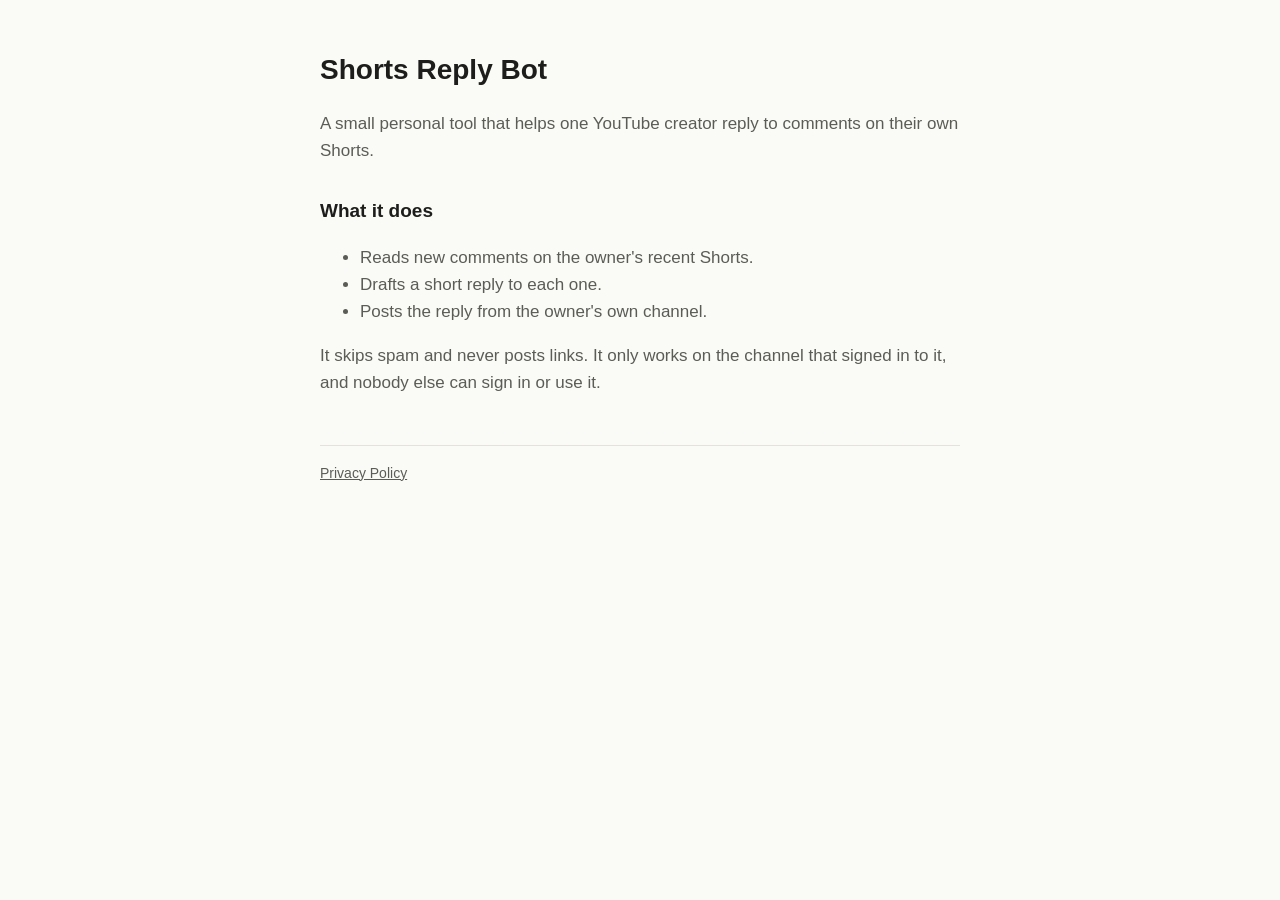
<file: index.html>
<!doctype html><html lang="en"><head><meta charset="utf-8"><meta name="viewport" content="width=device-width,initial-scale=1">
<title>Shorts Reply Bot</title><link rel="stylesheet" href="style.css"></head><body><main>
<h1>Shorts Reply Bot</h1>
<p>A small personal tool that helps one YouTube creator reply to comments on their own Shorts.</p>
<h2>What it does</h2>
<ul><li>Reads new comments on the owner's recent Shorts.</li>
<li>Drafts a short reply to each one.</li>
<li>Posts the reply from the owner's own channel.</li></ul>
<p>It skips spam and never posts links. It only works on the channel that signed in to it, and nobody else can sign in or use it.</p>
<footer><a href="privacy.html">Privacy Policy</a></footer>
</main></body></html>
</file>
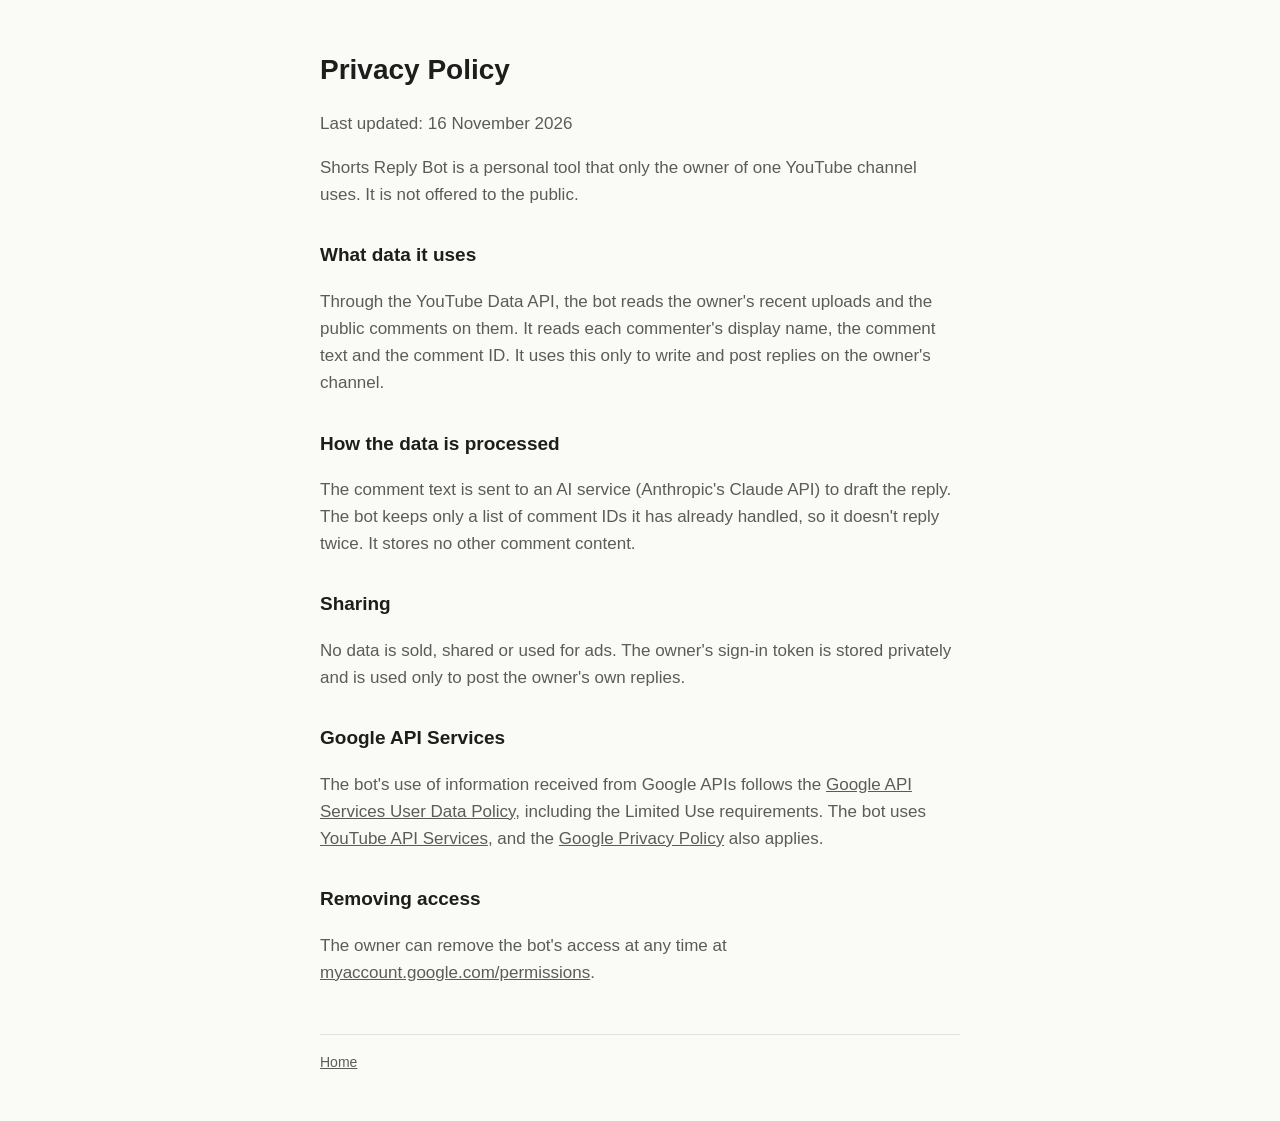
<file: privacy.html>
<!doctype html><html lang="en"><head><meta charset="utf-8"><meta name="viewport" content="width=device-width,initial-scale=1">
<title>Privacy Policy</title><link rel="stylesheet" href="style.css"></head><body><main>
<h1>Privacy Policy</h1>
<p>Last updated: 16 November 2026</p>
<p>Shorts Reply Bot is a personal tool that only the owner of one YouTube channel uses. It is not offered to the public.</p>
<h2>What data it uses</h2>
<p>Through the YouTube Data API, the bot reads the owner's recent uploads and the public comments on them. It reads each commenter's display name, the comment text and the comment ID. It uses this only to write and post replies on the owner's channel.</p>
<h2>How the data is processed</h2>
<p>The comment text is sent to an AI service (Anthropic's Claude API) to draft the reply. The bot keeps only a list of comment IDs it has already handled, so it doesn't reply twice. It stores no other comment content.</p>
<h2>Sharing</h2>
<p>No data is sold, shared or used for ads. The owner's sign-in token is stored privately and is used only to post the owner's own replies.</p>
<h2>Google API Services</h2>
<p>The bot's use of information received from Google APIs follows the <a href="https://developers.google.com/terms/api-services-user-data-policy">Google API Services User Data Policy</a>, including the Limited Use requirements. The bot uses <a href="https://developers.google.com/youtube/terms/api-services-terms-of-service">YouTube API Services</a>, and the <a href="https://policies.google.com/privacy">Google Privacy Policy</a> also applies.</p>
<h2>Removing access</h2>
<p>The owner can remove the bot's access at any time at <a href="https://myaccount.google.com/permissions">myaccount.google.com/permissions</a>.</p>
<footer><a href="index.html">Home</a></footer>
</main></body></html>
</file>
<file: style.css>
:root{--bg:#fafaf7;--fg:#1d1d1b;--muted:#5c5c57;--line:#e3e2dc}
@media (prefers-color-scheme:dark){:root{--bg:#141413;--fg:#ecebe6;--muted:#a3a29c;--line:#2e2e2b}}
body{background:var(--bg);color:var(--fg);font:17px/1.6 -apple-system,BlinkMacSystemFont,"Segoe UI",sans-serif;margin:0}
main{max-width:640px;margin:0 auto;padding:48px 16px}
h1{font-size:28px;margin:0 0 8px}h2{font-size:19px;margin:32px 0 8px}
p,li{color:var(--muted)}a{color:inherit}
footer{border-top:1px solid var(--line);margin-top:48px;padding-top:16px;font-size:14px;color:var(--muted)}
</file>
